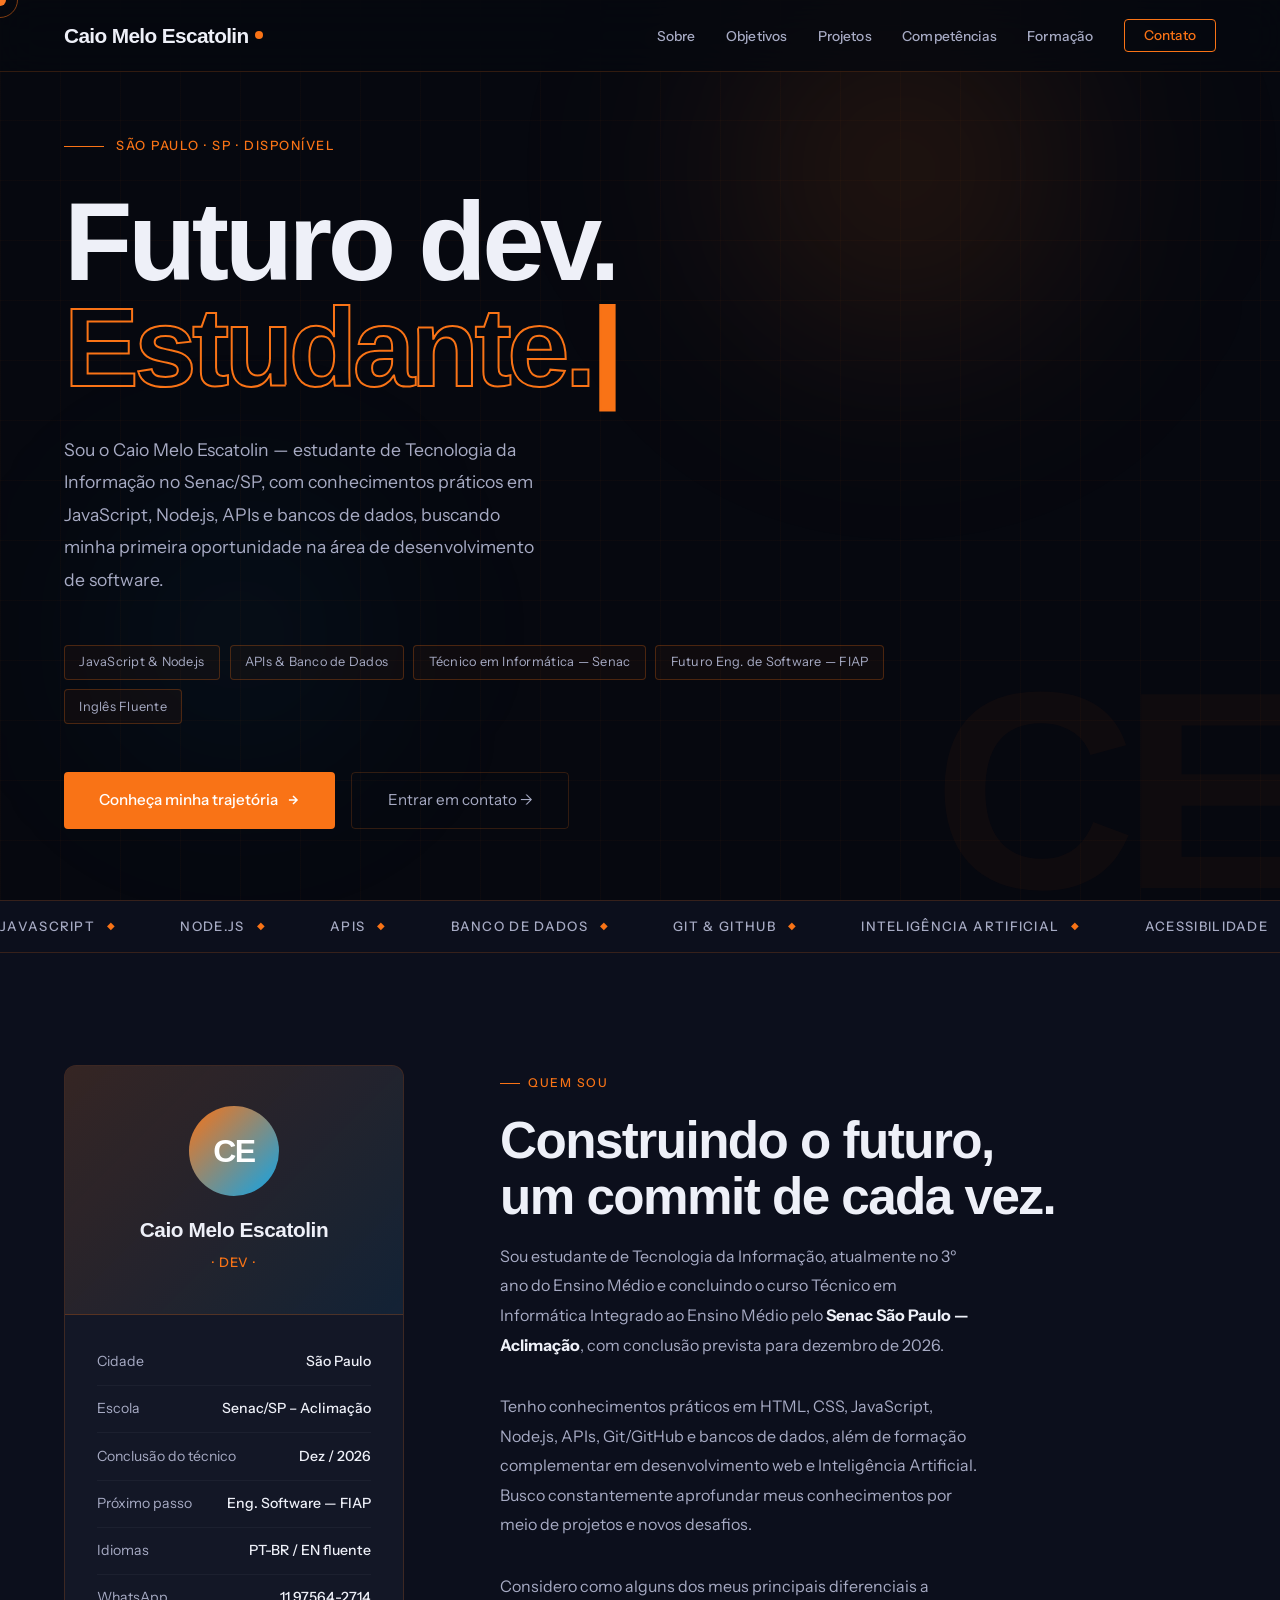
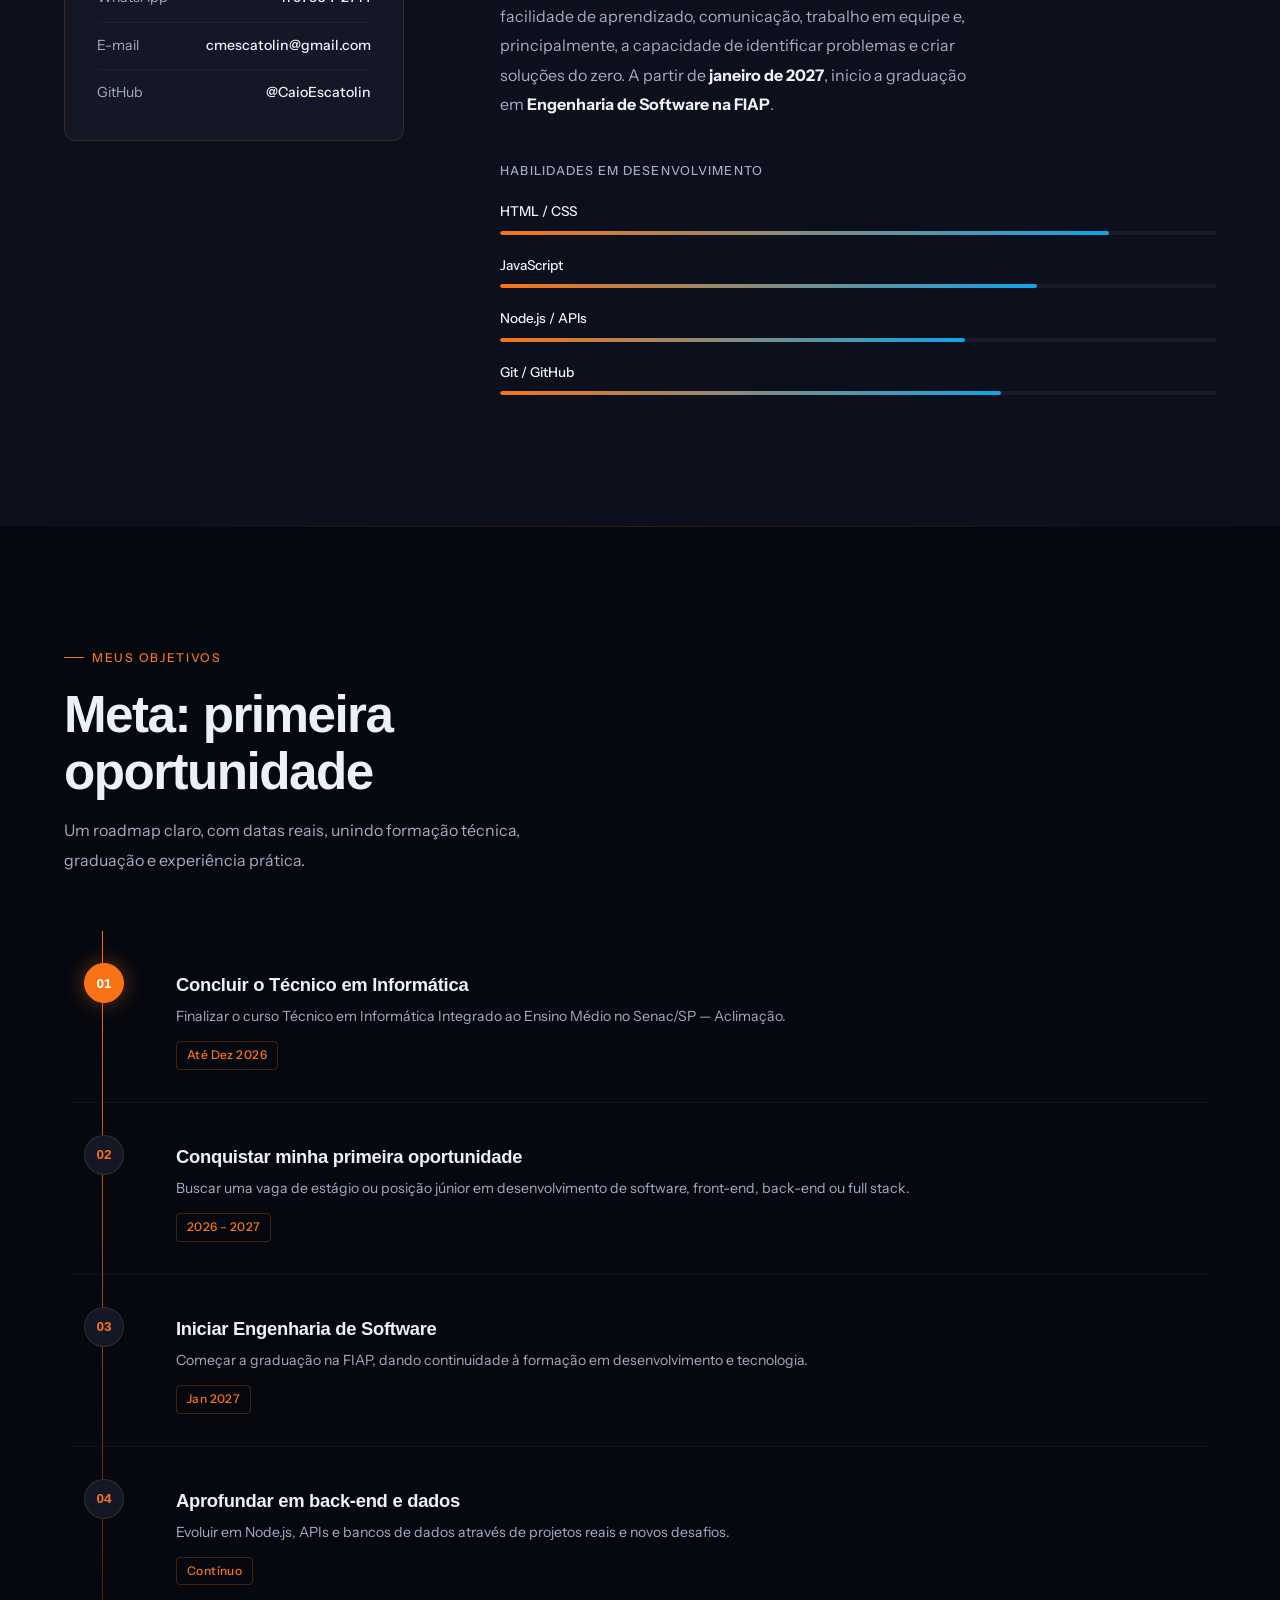
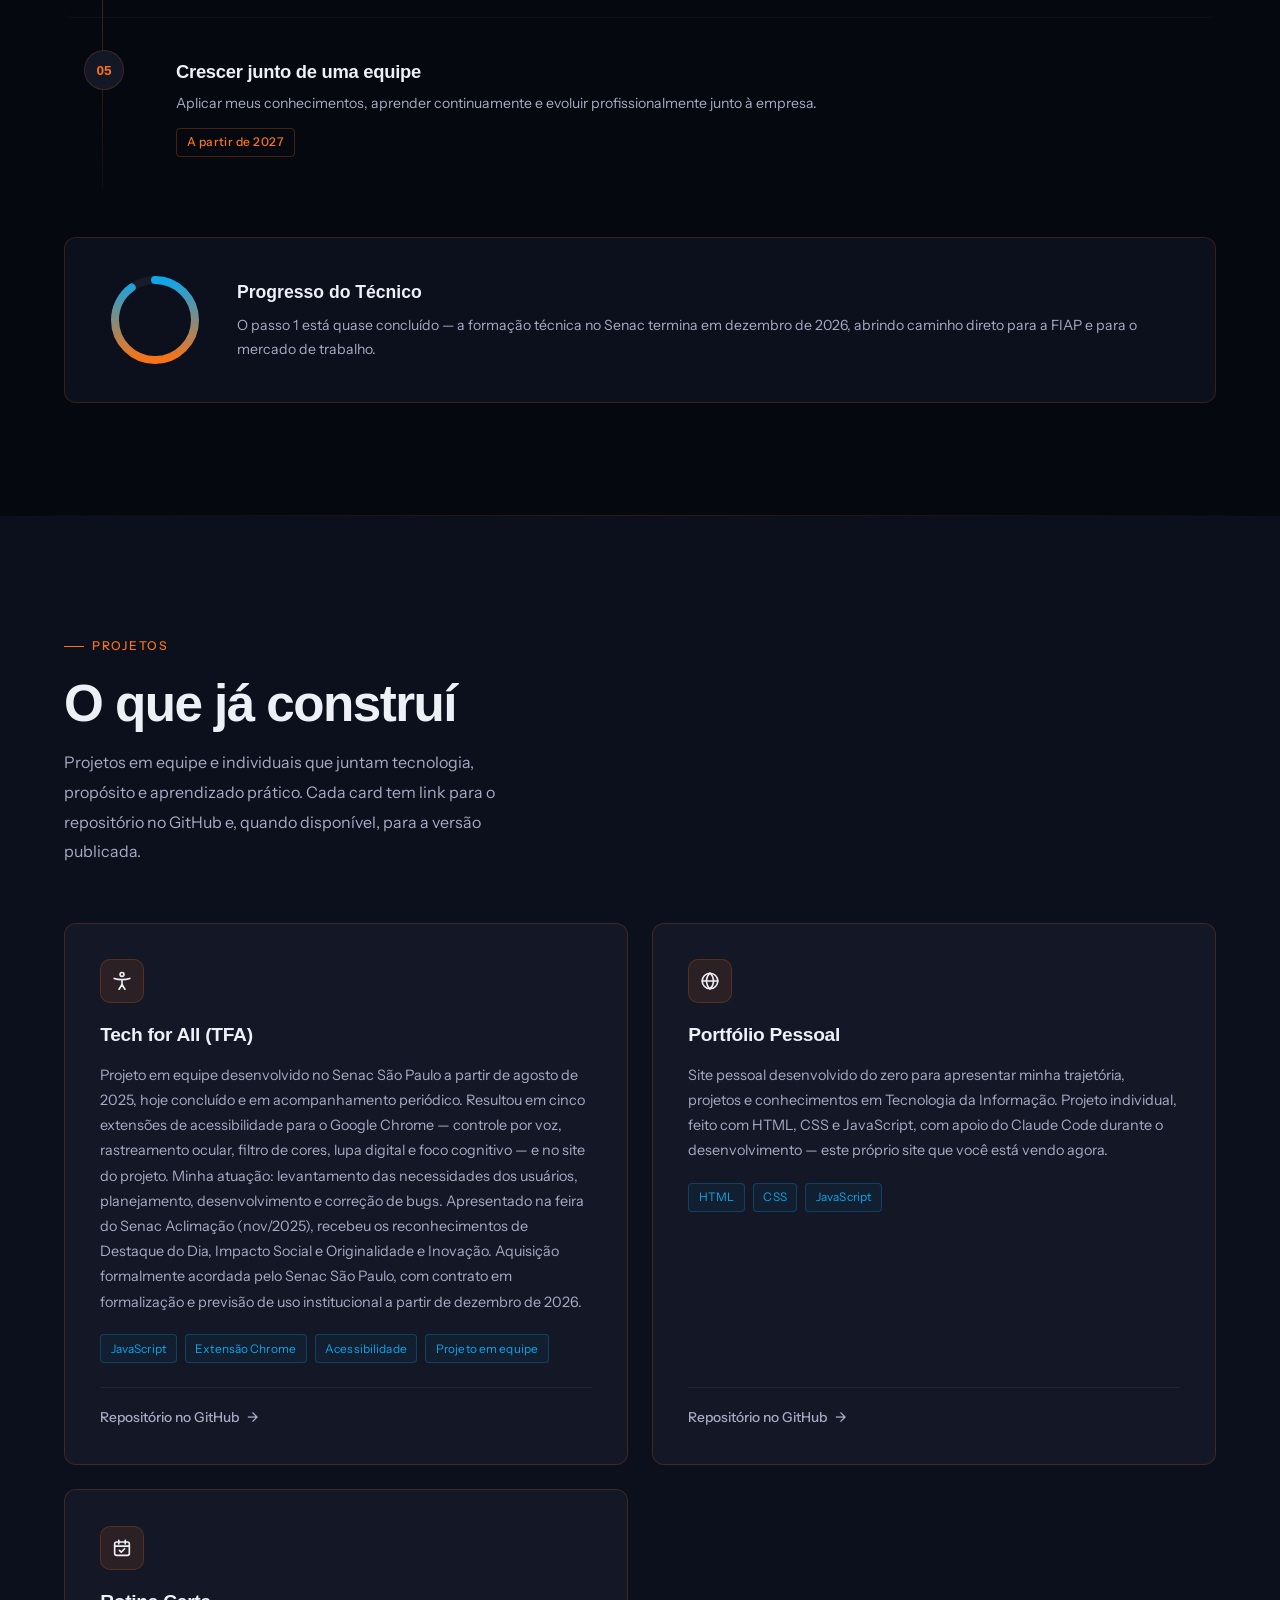
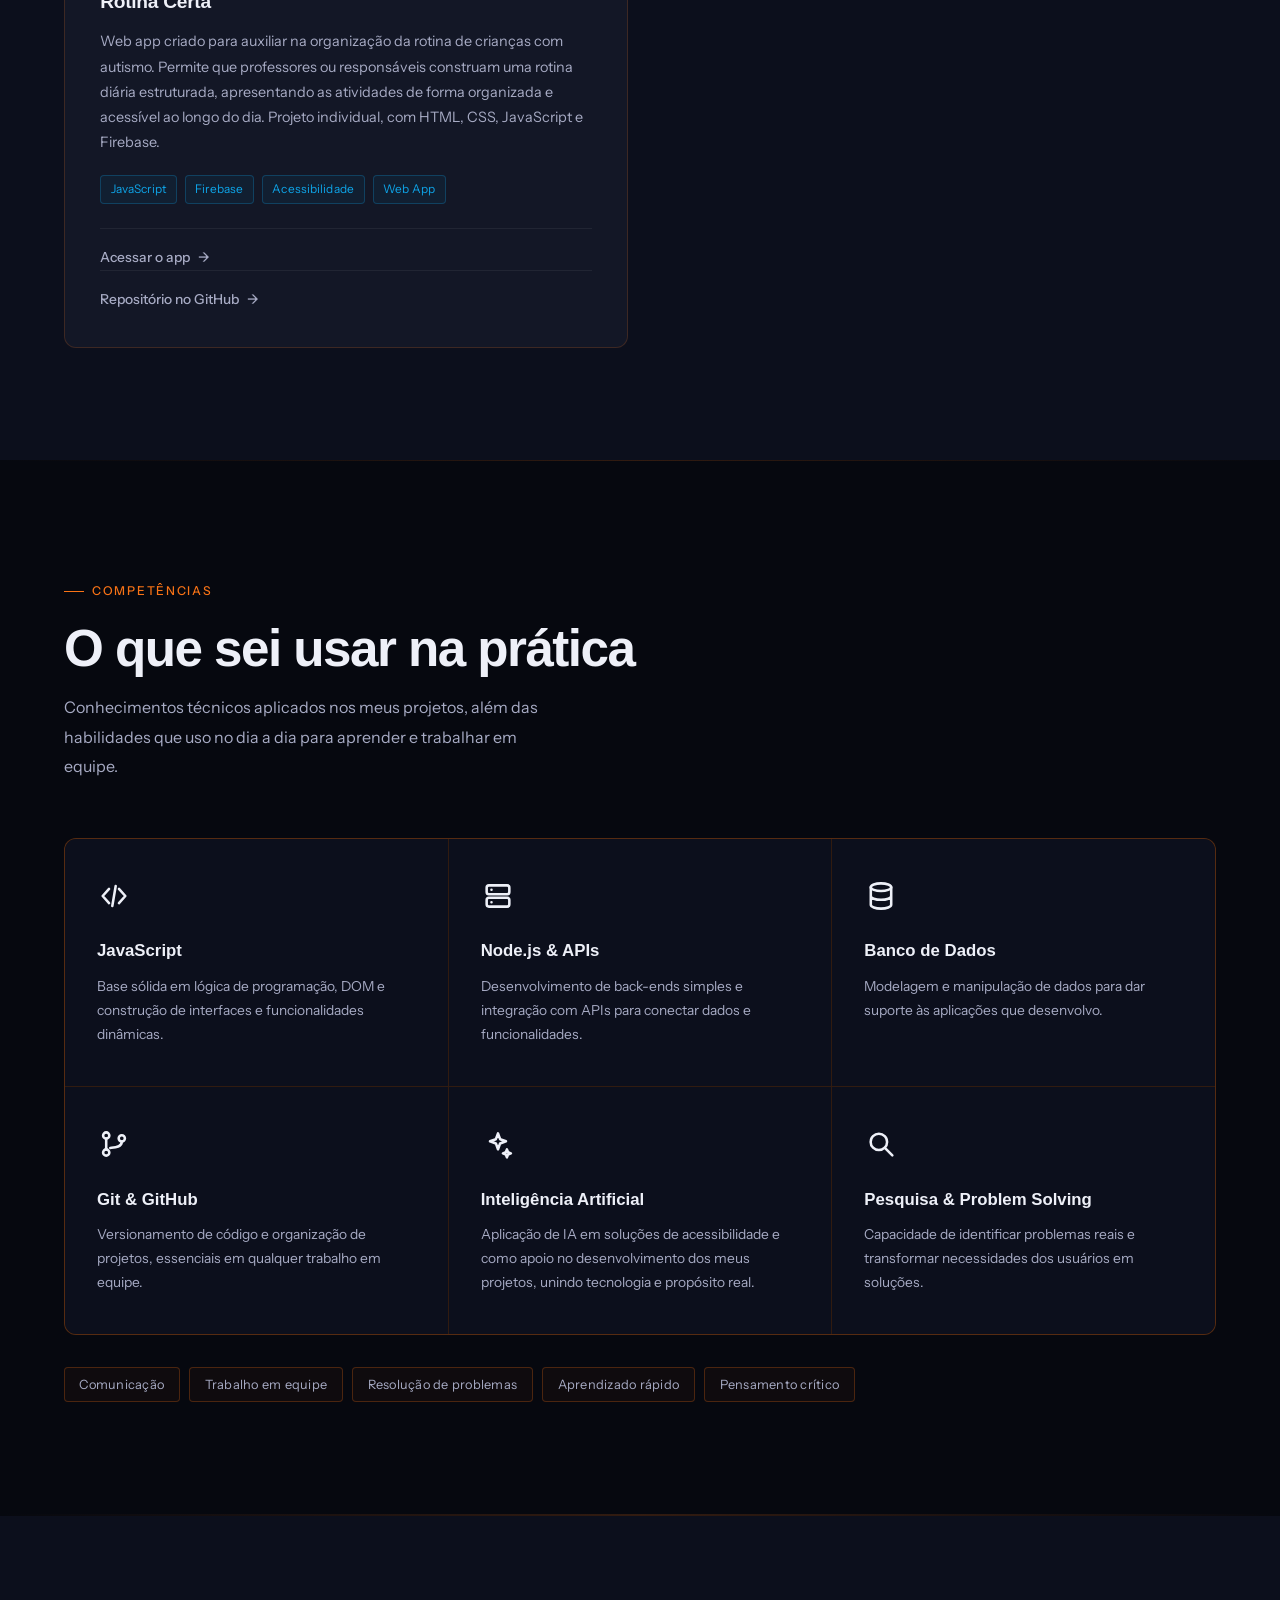
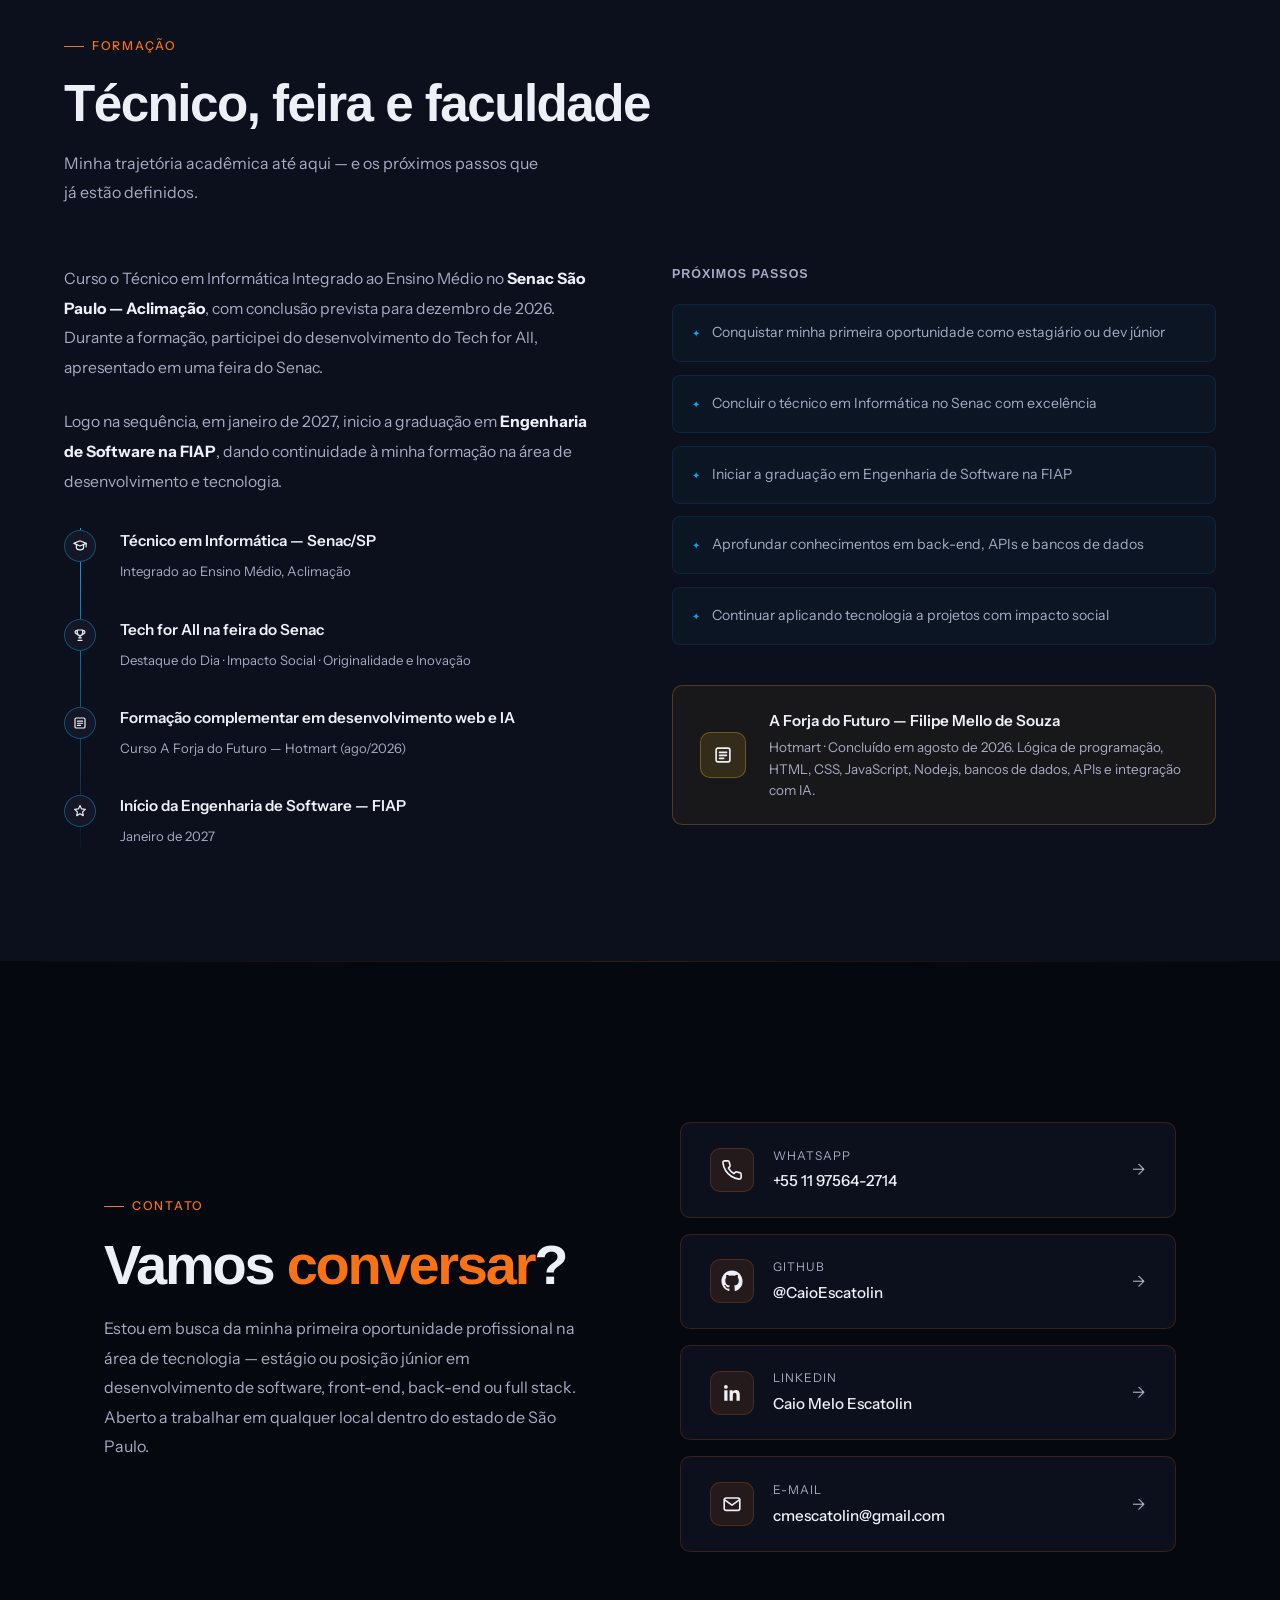
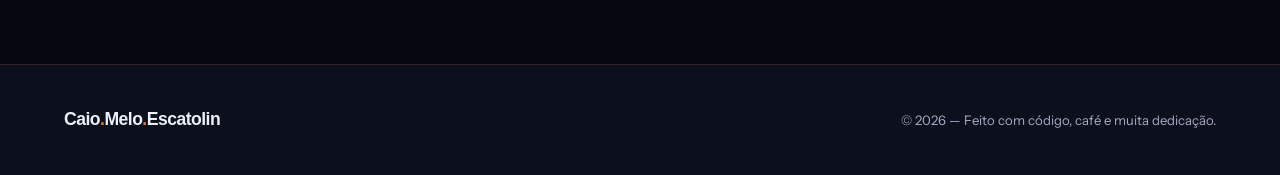
<file: index.html>
<!DOCTYPE html>
<html lang="pt-br">
<head>
<meta charset="UTF-8">
<meta name="viewport" content="width=device-width, initial-scale=1.0">
<title>Caio Melo Escatolin — Desenvolvedor de Software</title>
<link rel="preconnect" href="https://fonts.googleapis.com">
<link rel="preconnect" href="https://fonts.gstatic.com" crossorigin>
<link href="https://fonts.googleapis.com/css2?family=Cabinet+Grotesk:wght@400;500;700;800;900&family=Instrument+Sans:ital,wght@0,400;0,500;1,400&display=swap" rel="stylesheet">
<link rel="stylesheet" href="style.css">
</head>
<body>

<div id="cursor"></div>
<div id="cursor-ring"></div>
<div id="progress-bar"></div>

<!-- NAV -->
<nav>
  <a href="#" class="nav-logo">
    Caio Melo Escatolin
    <span class="dot"></span>
  </a>
  <button class="nav-toggle" id="navToggle" aria-label="Abrir menu" aria-expanded="false">
    <span></span><span></span><span></span>
  </button>
  <ul class="nav-links" id="navLinks">
    <li><a href="#sobre">Sobre</a></li>
    <li><a href="#objetivos">Objetivos</a></li>
    <li><a href="#projetos">Projetos</a></li>
    <li><a href="#competencias">Competências</a></li>
    <li><a href="#formacao">Formação</a></li>
    <li><a href="#contato" class="nav-cta">Contato</a></li>
  </ul>
</nav>

<!-- HERO -->
<section class="hero" id="home">
  <div class="orb orb1"></div>
  <div class="orb orb2"></div>
  <div class="hero-bg-text">CE</div>

  <div class="hero-inner">
    <div class="hero-eyebrow">
      <span class="eyebrow-line"></span>
      São Paulo · SP · Disponível
    </div>

    <h1>
      Futuro dev.<br>
      <em id="typeTarget" class="typewriter"></em>
    </h1>

    <p class="hero-desc">
      Sou o Caio Melo Escatolin — estudante de Tecnologia da Informação no Senac/SP,
      com conhecimentos práticos em JavaScript, Node.js, APIs e bancos de dados,
      buscando minha primeira oportunidade na área de desenvolvimento de software.
    </p>

    <div class="hero-chips">
      <span class="chip">JavaScript & Node.js</span>
      <span class="chip">APIs & Banco de Dados</span>
      <span class="chip">Técnico em Informática — Senac</span>
      <span class="chip">Futuro Eng. de Software — FIAP</span>
      <span class="chip">Inglês Fluente</span>
    </div>

    <div class="hero-actions">
      <a href="#sobre" class="btn-primary">
        Conheça minha trajetória
        <svg width="14" height="14" viewBox="0 0 24 24" fill="none" stroke="currentColor" stroke-width="2.5"><path d="M5 12h14M12 5l7 7-7 7"/></svg>
      </a>
      <a href="#contato" class="btn-ghost">Entrar em contato →</a>
    </div>
  </div>
</section>

<!-- TICKER -->
<div class="ticker-wrap">
  <div class="ticker">
    <span class="ticker-item">JavaScript <span class="ticker-sep">◆</span></span>
    <span class="ticker-item">Node.js <span class="ticker-sep">◆</span></span>
    <span class="ticker-item">APIs <span class="ticker-sep">◆</span></span>
    <span class="ticker-item">Banco de Dados <span class="ticker-sep">◆</span></span>
    <span class="ticker-item">Git & GitHub <span class="ticker-sep">◆</span></span>
    <span class="ticker-item">Inteligência Artificial <span class="ticker-sep">◆</span></span>
    <span class="ticker-item">Acessibilidade <span class="ticker-sep">◆</span></span>
    <span class="ticker-item">Senac / FIAP <span class="ticker-sep">◆</span></span>
    <!-- duplicate for loop -->
    <span class="ticker-item">JavaScript <span class="ticker-sep">◆</span></span>
    <span class="ticker-item">Node.js <span class="ticker-sep">◆</span></span>
    <span class="ticker-item">APIs <span class="ticker-sep">◆</span></span>
    <span class="ticker-item">Banco de Dados <span class="ticker-sep">◆</span></span>
    <span class="ticker-item">Git & GitHub <span class="ticker-sep">◆</span></span>
    <span class="ticker-item">Inteligência Artificial <span class="ticker-sep">◆</span></span>
    <span class="ticker-item">Acessibilidade <span class="ticker-sep">◆</span></span>
    <span class="ticker-item">Senac / FIAP <span class="ticker-sep">◆</span></span>
  </div>
</div>

<!-- SOBRE -->
<section id="sobre">
  <div class="sobre-layout">
    <div class="fade-up">
      <div class="sobre-card">
        <div class="sobre-card-header">
          <div class="avatar-ring">CE</div>
          <div class="sobre-card-name">Caio Melo Escatolin</div>
          <div class="sobre-card-role">· Dev ·</div>
        </div>
        <div class="sobre-card-body">
          <div class="info-row">
            <span class="info-label">Cidade</span>
            <span class="info-val">São Paulo</span>
          </div>
          <div class="info-row">
            <span class="info-label">Escola</span>
            <span class="info-val">Senac/SP – Aclimação</span>
          </div>
          <div class="info-row">
            <span class="info-label">Conclusão do técnico</span>
            <span class="info-val">Dez / 2026</span>
          </div>
          <div class="info-row">
            <span class="info-label">Próximo passo</span>
            <span class="info-val">Eng. Software — FIAP</span>
          </div>
          <div class="info-row">
            <span class="info-label">Idiomas</span>
            <span class="info-val">PT-BR / EN fluente</span>
          </div>
          <div class="info-row">
            <span class="info-label">WhatsApp</span>
            <span class="info-val">11 97564-2714</span>
          </div>
          <div class="info-row">
            <span class="info-label">E-mail</span>
            <span class="info-val">cmescatolin@gmail.com</span>
          </div>
          <div class="info-row">
            <span class="info-label">GitHub</span>
            <span class="info-val">@CaioEscatolin</span>
          </div>
        </div>
      </div>
    </div>

    <div class="fade-up">
      <span class="label">Quem sou</span>
      <h2 class="h2">Construindo o futuro,<br>um commit de cada vez.</h2>
      <p class="sub" style="margin-bottom:2rem">
        Sou estudante de Tecnologia da Informação, atualmente no 3º ano do Ensino Médio
        e concluindo o curso Técnico em Informática Integrado ao Ensino Médio pelo
        <strong style="color:var(--text)">Senac São Paulo — Aclimação</strong>, com conclusão prevista para dezembro de 2026.
      </p>
      <p class="sub" style="margin-bottom:2rem">
        Tenho conhecimentos práticos em HTML, CSS, JavaScript, Node.js, APIs, Git/GitHub
        e bancos de dados, além de formação complementar em desenvolvimento web e
        Inteligência Artificial. Busco constantemente aprofundar meus conhecimentos por meio de
        projetos e novos desafios.
      </p>
      <p class="sub" style="margin-bottom:2.5rem">
        Considero como alguns dos meus principais diferenciais a facilidade de aprendizado,
        comunicação, trabalho em equipe e, principalmente, a capacidade de identificar
        problemas e criar soluções do zero. A partir de <strong style="color:var(--text)">janeiro de 2027</strong>,
        inicio a graduação em <strong style="color:var(--text)">Engenharia de Software na FIAP</strong>.
      </p>

      <div class="skills-block" id="skillsBlock">
        <p style="font-size:0.78rem;color:var(--muted);text-transform:uppercase;letter-spacing:0.1em;margin-bottom:1.2rem;font-weight:500;">Habilidades em desenvolvimento</p>
        <div class="skill-bar-wrap">
          <div class="skill-bar-header"><strong>HTML / CSS</strong></div>
          <div class="skill-track"><div class="skill-fill" data-target="85"></div></div>
        </div>
        <div class="skill-bar-wrap">
          <div class="skill-bar-header"><strong>JavaScript</strong></div>
          <div class="skill-track"><div class="skill-fill" data-target="75"></div></div>
        </div>
        <div class="skill-bar-wrap">
          <div class="skill-bar-header"><strong>Node.js / APIs</strong></div>
          <div class="skill-track"><div class="skill-fill" data-target="65"></div></div>
        </div>
        <div class="skill-bar-wrap">
          <div class="skill-bar-header"><strong>Git / GitHub</strong></div>
          <div class="skill-track"><div class="skill-fill" data-target="70"></div></div>
        </div>
      </div>
    </div>
  </div>
</section>

<div class="divider"></div>

<!-- OBJETIVOS -->
<section>
  <div id="objetivos">
    <div class="fade-up" style="max-width:600px">
      <span class="label">Meus objetivos</span>
      <h2 class="h2">Meta: primeira oportunidade</h2>
      <p class="sub">Um roadmap claro, com datas reais, unindo formação técnica, graduação e experiência prática.</p>
    </div>

    <div class="roadmap fade-up">
      <div class="rm-item active">
        <div class="rm-num-wrap"><div class="rm-num">01</div></div>
        <div class="rm-body">
          <h3>Concluir o Técnico em Informática</h3>
          <p>Finalizar o curso Técnico em Informática Integrado ao Ensino Médio no Senac/SP — Aclimação.</p>
          <span class="rm-date">Até Dez 2026</span>
        </div>
      </div>
      <div class="rm-item">
        <div class="rm-num-wrap"><div class="rm-num">02</div></div>
        <div class="rm-body">
          <h3>Conquistar minha primeira oportunidade</h3>
          <p>Buscar uma vaga de estágio ou posição júnior em desenvolvimento de software, front-end, back-end ou full stack.</p>
          <span class="rm-date">2026 – 2027</span>
        </div>
      </div>
      <div class="rm-item">
        <div class="rm-num-wrap"><div class="rm-num">03</div></div>
        <div class="rm-body">
          <h3>Iniciar Engenharia de Software</h3>
          <p>Começar a graduação na FIAP, dando continuidade à formação em desenvolvimento e tecnologia.</p>
          <span class="rm-date">Jan 2027</span>
        </div>
      </div>
      <div class="rm-item">
        <div class="rm-num-wrap"><div class="rm-num">04</div></div>
        <div class="rm-body">
          <h3>Aprofundar em back-end e dados</h3>
          <p>Evoluir em Node.js, APIs e bancos de dados através de projetos reais e novos desafios.</p>
          <span class="rm-date">Contínuo</span>
        </div>
      </div>
      <div class="rm-item">
        <div class="rm-num-wrap"><div class="rm-num">05</div></div>
        <div class="rm-body">
          <h3>Crescer junto de uma equipe</h3>
          <p>Aplicar meus conhecimentos, aprender continuamente e evoluir profissionalmente junto à empresa.</p>
          <span class="rm-date">A partir de 2027</span>
        </div>
      </div>
    </div>

    <div class="progress-ring-wrap fade-up" id="ringWrap">
      <svg class="ring-svg" width="100" height="100" viewBox="0 0 100 100">
        <defs>
          <linearGradient id="ringGrad" x1="0%" y1="0%" x2="100%" y2="0%">
            <stop offset="0%" stop-color="#f97316"/>
            <stop offset="100%" stop-color="#0ea5e9"/>
          </linearGradient>
        </defs>
        <circle class="ring-track" cx="50" cy="50" r="40"/>
        <circle class="ring-prog" id="ringCircle" cx="50" cy="50" r="40"/>

      </svg>
      <div class="ring-desc">
        <h4>Progresso do Técnico</h4>
        <p>O passo 1 está quase concluído — a formação técnica no Senac termina em dezembro de 2026, abrindo caminho direto para a FIAP e para o mercado de trabalho.</p>
      </div>
    </div>
  </div>
</section>

<div class="divider"></div>

<!-- PROJETOS -->
<section id="projetos">
  <div class="projetos-inner">
    <div class="fade-up">
      <span class="label">Projetos</span>
      <h2 class="h2">O que já construí</h2>
      <p class="sub">Projetos em equipe e individuais que juntam tecnologia, propósito e aprendizado prático. Cada card tem link para o repositório no GitHub e, quando disponível, para a versão publicada.</p>
    </div>

    <div class="projetos-grid fade-up">
      <div class="pcard">
        <div class="pcard-top">
          <div class="pcard-icon"><svg viewBox="0 0 24 24" fill="none" stroke="currentColor" stroke-width="1.8" stroke-linecap="round" stroke-linejoin="round" aria-hidden="true"><circle cx="12" cy="4.8" r="2.1"/><path d="M3.5 9.2c2.8.9 5.6 1.3 8.5 1.3s5.7-.4 8.5-1.3M12 10.5v5.3m0 0l-3.2 5.2m3.2-5.2l3.2 5.2"/></svg></div>
        </div>
        <h3>Tech for All (TFA)</h3>
        <p>Projeto em equipe desenvolvido no Senac São Paulo a partir de agosto de 2025, hoje concluído e em acompanhamento periódico. Resultou em cinco extensões de acessibilidade para o Google Chrome — controle por voz, rastreamento ocular, filtro de cores, lupa digital e foco cognitivo — e no site do projeto. Minha atuação: levantamento das necessidades dos usuários, planejamento, desenvolvimento e correção de bugs. Apresentado na feira do Senac Aclimação (nov/2025), recebeu os reconhecimentos de Destaque do Dia, Impacto Social e Originalidade e Inovação. Aquisição formalmente acordada pelo Senac São Paulo, com contrato em formalização e previsão de uso institucional a partir de dezembro de 2026.</p>
        <div class="pcard-tags">
          <span class="ptag">JavaScript</span>
          <span class="ptag">Extensão Chrome</span>
          <span class="ptag">Acessibilidade</span>
          <span class="ptag">Projeto em equipe</span>
        </div>
        <a href="https://github.com/CaioEscatolin/TFA-site" target="_blank" class="pcard-link">Repositório no GitHub <span class="arrow">→</span></a>
      </div>

      <div class="pcard">
        <div class="pcard-top">
          <div class="pcard-icon"><svg viewBox="0 0 24 24" fill="none" stroke="currentColor" stroke-width="1.8" stroke-linecap="round" stroke-linejoin="round" aria-hidden="true"><circle cx="12" cy="12" r="8.5"/><path d="M3.5 12h17M12 3.5c2.5 2.3 3.8 5.2 3.8 8.5s-1.3 6.2-3.8 8.5c-2.5-2.3-3.8-5.2-3.8-8.5s1.3-6.2 3.8-8.5z"/></svg></div>
        </div>
        <h3>Portfólio Pessoal</h3>
        <p>Site pessoal desenvolvido do zero para apresentar minha trajetória, projetos e conhecimentos em Tecnologia da Informação. Projeto individual, feito com HTML, CSS e JavaScript, com apoio do Claude Code durante o desenvolvimento — este próprio site que você está vendo agora.</p>
        <div class="pcard-tags">
          <span class="ptag">HTML</span>
          <span class="ptag">CSS</span>
          <span class="ptag">JavaScript</span>
        </div>
        <a href="https://github.com/CaioEscatolin/Portif-lio-Dev" target="_blank" class="pcard-link">Repositório no GitHub <span class="arrow">→</span></a>
      </div>

      <div class="pcard">
        <div class="pcard-top">
          <div class="pcard-icon"><svg viewBox="0 0 24 24" fill="none" stroke="currentColor" stroke-width="1.8" stroke-linecap="round" stroke-linejoin="round" aria-hidden="true"><rect x="4" y="5.5" width="16" height="14.5" rx="2"/><path d="M4 10h16M8.5 3.5v4M15.5 3.5v4M9.2 14.6l2 2 3.6-3.8"/></svg></div>
        </div>
        <h3>Rotina Certa</h3>
        <p>Web app criado para auxiliar na organização da rotina de crianças com autismo. Permite que professores ou responsáveis construam uma rotina diária estruturada, apresentando as atividades de forma organizada e acessível ao longo do dia. Projeto individual, com HTML, CSS, JavaScript e Firebase.</p>
        <div class="pcard-tags">
          <span class="ptag">JavaScript</span>
          <span class="ptag">Firebase</span>
          <span class="ptag">Acessibilidade</span>
          <span class="ptag">Web App</span>
        </div>
        <a href="https://caioescatolin.github.io/Rotina-certa-app/" target="_blank" class="pcard-link">Acessar o app <span class="arrow">→</span></a>
        <a href="https://github.com/CaioEscatolin/Rotina-certa-app" target="_blank" class="pcard-link">Repositório no GitHub <span class="arrow">→</span></a>
      </div>
    </div>
  </div>
</section>

<div class="divider"></div>

<!-- COMPETÊNCIAS -->
<section id="competencias">
  <div class="competencias-inner">
    <div class="fade-up">
      <span class="label">Competências</span>
      <h2 class="h2">O que sei usar na prática</h2>
      <p class="sub">Conhecimentos técnicos aplicados nos meus projetos, além das habilidades que uso no dia a dia para aprender e trabalhar em equipe.</p>
    </div>

    <div class="comp-grid fade-up">
      <div class="hcard">
        <span class="hcard-icon"><svg viewBox="0 0 24 24" fill="none" stroke="currentColor" stroke-width="1.8" stroke-linecap="round" stroke-linejoin="round" aria-hidden="true"><path d="M8.5 7L4 12l4.5 5M15.5 7L20 12l-4.5 5M13.2 5l-2.4 14"/></svg></span>
        <h3>JavaScript</h3>
        <p>Base sólida em lógica de programação, DOM e construção de interfaces e funcionalidades dinâmicas.</p>
      </div>
      <div class="hcard">
        <span class="hcard-icon"><svg viewBox="0 0 24 24" fill="none" stroke="currentColor" stroke-width="1.8" stroke-linecap="round" stroke-linejoin="round" aria-hidden="true"><rect x="4" y="4.5" width="16" height="6.2" rx="1.6"/><rect x="4" y="13.3" width="16" height="6.2" rx="1.6"/><path d="M7.4 7.6h.01M7.4 16.4h.01"/></svg></span>
        <h3>Node.js & APIs</h3>
        <p>Desenvolvimento de back-ends simples e integração com APIs para conectar dados e funcionalidades.</p>
      </div>
      <div class="hcard">
        <span class="hcard-icon"><svg viewBox="0 0 24 24" fill="none" stroke="currentColor" stroke-width="1.8" stroke-linecap="round" stroke-linejoin="round" aria-hidden="true"><ellipse cx="12" cy="5.8" rx="7.2" ry="2.7"/><path d="M4.8 5.8v12.4c0 1.5 3.2 2.7 7.2 2.7s7.2-1.2 7.2-2.7V5.8M4.8 12c0 1.5 3.2 2.7 7.2 2.7s7.2-1.2 7.2-2.7"/></svg></span>
        <h3>Banco de Dados</h3>
        <p>Modelagem e manipulação de dados para dar suporte às aplicações que desenvolvo.</p>
      </div>
      <div class="hcard">
        <span class="hcard-icon"><svg viewBox="0 0 24 24" fill="none" stroke="currentColor" stroke-width="1.8" stroke-linecap="round" stroke-linejoin="round" aria-hidden="true"><circle cx="6.5" cy="6" r="2.2"/><circle cx="6.5" cy="18" r="2.2"/><circle cx="17.5" cy="8" r="2.2"/><path d="M6.5 8.2v7.6M17.5 10.2c0 4.3-5.5 4.3-8.2 4.6"/></svg></span>
        <h3>Git & GitHub</h3>
        <p>Versionamento de código e organização de projetos, essenciais em qualquer trabalho em equipe.</p>
      </div>
      <div class="hcard">
        <span class="hcard-icon"><svg viewBox="0 0 24 24" fill="none" stroke="currentColor" stroke-width="1.8" stroke-linecap="round" stroke-linejoin="round" aria-hidden="true"><path d="M12 4.5l1.5 4.1 4.1 1.5-4.1 1.5L12 15.7l-1.5-4.1-4.1-1.5 4.1-1.5z"/><path d="M18.3 15.8l.8 2 2 .8-2 .8-.8 2-.8-2-2-.8 2-.8z"/></svg></span>
        <h3>Inteligência Artificial</h3>
        <p>Aplicação de IA em soluções de acessibilidade e como apoio no desenvolvimento dos meus projetos, unindo tecnologia e propósito real.</p>
      </div>
      <div class="hcard">
        <span class="hcard-icon"><svg viewBox="0 0 24 24" fill="none" stroke="currentColor" stroke-width="1.8" stroke-linecap="round" stroke-linejoin="round" aria-hidden="true"><circle cx="10.5" cy="10.5" r="5.8"/><path d="M14.9 14.9L20 20"/></svg></span>
        <h3>Pesquisa & Problem Solving</h3>
        <p>Capacidade de identificar problemas reais e transformar necessidades dos usuários em soluções.</p>
      </div>
    </div>

    <div class="comp-soft fade-up">
      <span class="chip">Comunicação</span>
      <span class="chip">Trabalho em equipe</span>
      <span class="chip">Resolução de problemas</span>
      <span class="chip">Aprendizado rápido</span>
      <span class="chip">Pensamento crítico</span>
    </div>
  </div>
</section>

<div class="divider"></div>

<div class="divider"></div>

<!-- FORMAÇÃO -->
<section id="formacao">
  <div class="fe-inner">
    <div class="fade-up">
      <span class="label">Formação</span>
      <h2 class="h2">Técnico, feira e faculdade</h2>
      <p class="sub">Minha trajetória acadêmica até aqui — e os próximos passos que já estão definidos.</p>
    </div>

    <div class="fe-grid">
      <div class="fade-up">
        <p style="color:var(--muted);font-size:0.98rem;line-height:1.9;margin-bottom:1.5rem">
          Curso o Técnico em Informática Integrado ao Ensino Médio no <strong style="color:var(--text)">Senac São Paulo — Aclimação</strong>,
          com conclusão prevista para dezembro de 2026. Durante a formação, participei do
          desenvolvimento do Tech for All, apresentado em uma feira do Senac.
        </p>
        <p style="color:var(--muted);font-size:0.98rem;line-height:1.9;margin-bottom:2rem">
          Logo na sequência, em janeiro de 2027, inicio a graduação em
          <strong style="color:var(--text)">Engenharia de Software na FIAP</strong>, dando continuidade
          à minha formação na área de desenvolvimento e tecnologia.
        </p>

        <div class="fe-timeline">
          <div class="fe-event">
            <div class="fe-dot"><svg viewBox="0 0 24 24" fill="none" stroke="currentColor" stroke-width="1.8" stroke-linecap="round" stroke-linejoin="round" aria-hidden="true"><path d="M12 4.2l9.2 3.9-9.2 3.9-9.2-3.9z"/><path d="M6.6 10.4v4.4c0 1.6 2.4 2.9 5.4 2.9s5.4-1.3 5.4-2.9v-4.4M21.2 8.1v5.2"/></svg></div>
            <div class="fe-event-body">
              <strong>Técnico em Informática — Senac/SP</strong>
              <span>Integrado ao Ensino Médio, Aclimação</span>
            </div>
          </div>
          <div class="fe-event">
            <div class="fe-dot"><svg viewBox="0 0 24 24" fill="none" stroke="currentColor" stroke-width="1.8" stroke-linecap="round" stroke-linejoin="round" aria-hidden="true"><path d="M8 4.5h8V9a4 4 0 0 1-8 0z"/><path d="M8 5.5H5.6a2.6 2.6 0 0 0 2.7 4.4M16 5.5h2.4a2.6 2.6 0 0 1-2.7 4.4M12 13v3.3M9 20h6M10 16.3h4"/></svg></div>
            <div class="fe-event-body">
              <strong>Tech for All na feira do Senac</strong>
              <span>Destaque do Dia · Impacto Social · Originalidade e Inovação</span>
            </div>
          </div>
          <div class="fe-event">
            <div class="fe-dot"><svg viewBox="0 0 24 24" fill="none" stroke="currentColor" stroke-width="1.8" stroke-linecap="round" stroke-linejoin="round" aria-hidden="true"><rect x="4.5" y="4.5" width="15" height="15" rx="2"/><path d="M8.2 9.2h7.6M8.2 12.4h7.6M8.2 15.6h4.6"/></svg></div>
            <div class="fe-event-body">
              <strong>Formação complementar em desenvolvimento web e IA</strong>
              <span>Curso A Forja do Futuro — Hotmart (ago/2026)</span>
            </div>
          </div>
          <div class="fe-event">
            <div class="fe-dot"><svg viewBox="0 0 24 24" fill="none" stroke="currentColor" stroke-width="1.8" stroke-linecap="round" stroke-linejoin="round" aria-hidden="true"><path d="M12 3.8l2.4 5.1 5.6.7-4.1 3.8 1 5.5-4.9-2.7-4.9 2.7 1-5.5-4.1-3.8 5.6-.7z"/></svg></div>
            <div class="fe-event-body">
              <strong>Início da Engenharia de Software — FIAP</strong>
              <span>Janeiro de 2027</span>
            </div>
          </div>
        </div>
      </div>

      <div class="fade-up">
        <p class="fe-aspira-title">Próximos passos</p>
        <div class="aspira-item">Conquistar minha primeira oportunidade como estagiário ou dev júnior</div>
        <div class="aspira-item">Concluir o técnico em Informática no Senac com excelência</div>
        <div class="aspira-item">Iniciar a graduação em Engenharia de Software na FIAP</div>
        <div class="aspira-item">Aprofundar conhecimentos em back-end, APIs e bancos de dados</div>
        <div class="aspira-item">Continuar aplicando tecnologia a projetos com impacto social</div>

        <div class="cert-card">
          <div class="cert-icon"><svg viewBox="0 0 24 24" fill="none" stroke="currentColor" stroke-width="1.8" stroke-linecap="round" stroke-linejoin="round" aria-hidden="true"><rect x="4.5" y="4.5" width="15" height="15" rx="2"/><path d="M8.2 9.2h7.6M8.2 12.4h7.6M8.2 15.6h4.6"/></svg></div>
          <div>
            <strong>A Forja do Futuro — Filipe Mello de Souza</strong>
            <p>Hotmart · Concluído em agosto de 2026. Lógica de programação, HTML, CSS, JavaScript, Node.js, bancos de dados, APIs e integração com IA.</p>
          </div>
        </div>
      </div>
    </div>
  </div>
</section>

<div class="divider"></div>

<!-- CONTATO -->
<section id="contato">
  <div>
    <div class="contato-wrap fade-up">
      <div class="contato-left">
        <span class="label">Contato</span>
        <h2>Vamos <span>conversar</span>?</h2>
        <p>Estou em busca da minha primeira oportunidade profissional na área de tecnologia — estágio ou posição júnior em desenvolvimento de software, front-end, back-end ou full stack. Aberto a trabalhar em qualquer local dentro do estado de São Paulo.</p>
      </div>
      <div class="contato-cards">
        <a href="tel:+5511975642714" class="ctcard">
          <div class="ct-icon"><svg viewBox="0 0 24 24" fill="none" stroke="currentColor" stroke-width="1.8" stroke-linecap="round" stroke-linejoin="round" aria-hidden="true"><path d="M22 16.92v3a2 2 0 0 1-2.18 2 19.79 19.79 0 0 1-8.63-3.07 19.5 19.5 0 0 1-6-6A19.79 19.79 0 0 1 2.12 4.18 2 2 0 0 1 4.11 2h3a2 2 0 0 1 2 1.72c.13.96.36 1.9.7 2.81a2 2 0 0 1-.45 2.11L8.09 9.91a16 16 0 0 0 6 6l1.27-1.27a2 2 0 0 1 2.11-.45c.91.34 1.85.57 2.81.7A2 2 0 0 1 22 16.92z"/></svg></div>
          <div>
            <div class="ct-label">WhatsApp</div>
            <div class="ct-value">+55 11 97564-2714</div>
          </div>
          <span class="ct-arrow">→</span>
        </a>
        <a href="https://github.com/CaioEscatolin" target="_blank" class="ctcard">
          <div class="ct-icon"><svg viewBox="0 0 24 24" fill="currentColor" aria-hidden="true"><path d="M12 .5C5.65.5.5 5.65.5 12c0 5.08 3.29 9.39 7.86 10.91.58.11.79-.25.79-.56v-2.17c-3.2.7-3.87-1.37-3.87-1.37-.52-1.33-1.28-1.68-1.28-1.68-1.04-.71.08-.7.08-.7 1.15.08 1.76 1.19 1.76 1.19 1.03 1.75 2.69 1.25 3.34.95.1-.74.4-1.25.72-1.54-2.55-.29-5.24-1.28-5.24-5.69 0-1.26.45-2.28 1.19-3.09-.12-.29-.52-1.46.11-3.05 0 0 .97-.31 3.18 1.18a11 11 0 0 1 5.79 0c2.2-1.49 3.17-1.18 3.17-1.18.63 1.59.23 2.76.11 3.05.74.81 1.19 1.83 1.19 3.09 0 4.42-2.7 5.39-5.26 5.68.41.35.77 1.05.77 2.12v3.14c0 .31.21.68.8.56A10.52 10.52 0 0 0 23.5 12C23.5 5.65 18.35.5 12 .5z"/></svg></div>
          <div>
            <div class="ct-label">GitHub</div>
            <div class="ct-value">@CaioEscatolin</div>
          </div>
          <span class="ct-arrow">→</span>
        </a>
        <a href="https://www.linkedin.com/in/caio-escatolin-software-developer" target="_blank" class="ctcard">
          <div class="ct-icon"><svg viewBox="0 0 24 24" fill="currentColor" aria-hidden="true"><path d="M20.45 20.45h-3.55v-5.57c0-1.33-.03-3.04-1.85-3.04-1.85 0-2.14 1.45-2.14 2.94v5.67H9.36V9h3.41v1.56h.05c.48-.9 1.64-1.85 3.37-1.85 3.6 0 4.27 2.37 4.27 5.46v6.28zM5.34 7.43a2.06 2.06 0 1 1 0-4.12 2.06 2.06 0 0 1 0 4.12zM7.12 20.45H3.55V9h3.57v11.45z"/></svg></div>
          <div>
            <div class="ct-label">LinkedIn</div>
            <div class="ct-value">Caio Melo Escatolin</div>
          </div>
          <span class="ct-arrow">→</span>
        </a>
        <a href="mailto:cmescatolin@gmail.com" class="ctcard">
          <div class="ct-icon"><svg viewBox="0 0 24 24" fill="none" stroke="currentColor" stroke-width="1.8" stroke-linecap="round" stroke-linejoin="round" aria-hidden="true"><rect x="3.5" y="5.5" width="17" height="13.5" rx="2"/><path d="M4 7.5l8 5.8 8-5.8"/></svg></div>
          <div>
            <div class="ct-label">E-mail</div>
            <div class="ct-value">cmescatolin@gmail.com</div>
          </div>
          <span class="ct-arrow">→</span>
        </a>
      </div>
    </div>
  </div>
</section>

<!-- FOOTER -->
<footer>
  <div class="footer-logo">Caio<span>.</span>Melo<span>.</span>Escatolin</div>
  <div class="footer-copy">© 2026 — Feito com código, café e muita dedicação.</div>
</footer>

<script src="script.js"></script>
</body>
</html>
</file>
<file: style.css>
:root {
  --bg:      #06080f;
  --bg2:     #0c0f1c;
  --bg3:     #131726;
  --accent:  #f97316;
  --accent2: #fb923c;
  --accent3: #0ea5e9;
  --gold:    #fbbf24;
  --text:    #eef0f8;
  --muted:   #a7abc4;
  --border:  rgba(249,115,22,0.18);
  --glow:    rgba(249,115,22,0.12);
}

*, *::before, *::after { box-sizing: border-box; margin: 0; padding: 0; }
html { scroll-behavior: smooth; }

body {
  background: var(--bg);
  color: var(--text);
  font-family: 'Instrument Sans', sans-serif;
  font-size: 16px;
  line-height: 1.7;
  overflow-x: hidden;
  cursor: none;
}

/* ── CUSTOM CURSOR ── */
#cursor {
  position: fixed;
  width: 12px; height: 12px;
  background: var(--accent);
  border-radius: 50%;
  pointer-events: none;
  z-index: 9999;
  transform: translate(-50%,-50%);
  transition: width .2s, height .2s, background .2s;
  mix-blend-mode: screen;
}
#cursor-ring {
  position: fixed;
  width: 36px; height: 36px;
  border: 1.5px solid rgba(249,115,22,0.5);
  border-radius: 50%;
  pointer-events: none;
  z-index: 9998;
  transform: translate(-50%,-50%);
  transition: transform .12s ease, width .25s, height .25s, border-color .25s;
}
body:has(a:hover) #cursor { width: 18px; height: 18px; background: var(--gold); }
body:has(a:hover) #cursor-ring { width: 52px; height: 52px; border-color: var(--gold); }

/* ── GRID BG ── */
body::after {
  content: '';
  position: fixed;
  inset: 0;
  background-image:
    linear-gradient(rgba(249,115,22,0.03) 1px, transparent 1px),
    linear-gradient(90deg, rgba(249,115,22,0.03) 1px, transparent 1px);
  background-size: 60px 60px;
  pointer-events: none;
  z-index: 0;
}

/* ── NAV ── */
nav {
  position: fixed;
  top: 0; left: 0; right: 0;
  z-index: 100;
  display: flex;
  align-items: center;
  justify-content: space-between;
  padding: 1.1rem 4rem;
  background: rgba(6,8,15,0.75);
  backdrop-filter: blur(20px);
  border-bottom: 1px solid var(--border);
}

.nav-logo {
  font-family: 'Cabinet Grotesk', sans-serif;
  font-weight: 900;
  font-size: 1.3rem;
  letter-spacing: -0.03em;
  color: var(--text);
  text-decoration: none;
  display: flex;
  align-items: center;
  gap: 6px;
}
.nav-logo .dot {
  width: 8px; height: 8px;
  background: var(--accent);
  border-radius: 50%;
  animation: blink 2.5s infinite;
}
@keyframes blink { 0%,100%{opacity:1} 50%{opacity:0.3} }

.nav-links { display: flex; gap: 1.9rem; list-style: none; }
.nav-links a {
  color: var(--muted);
  text-decoration: none;
  font-size: 0.86rem;
  font-weight: 500;
  letter-spacing: 0.01em;
  transition: color 0.2s;
  position: relative;
  white-space: nowrap;
}
.nav-links a::after {
  content: '';
  position: absolute;
  bottom: -3px; left: 0; right: 0;
  height: 1px;
  background: var(--accent);
  transform: scaleX(0);
  transition: transform 0.2s;
}
.nav-links a:hover { color: var(--text); }
.nav-links a:hover::after { transform: scaleX(1); }

.nav-cta {
  background: transparent !important;
  color: var(--accent) !important;
  border: 1px solid var(--accent) !important;
  padding: 0.45rem 1.2rem;
  border-radius: 4px;
  font-weight: 500 !important;
  font-size: 0.85rem !important;
  transition: background 0.2s, color 0.2s !important;
}
.nav-cta:hover {
  background: var(--accent) !important;
  color: #fff !important;
}
.nav-cta::after { display: none !important; }

/* ── HERO ── */
.hero {
  position: relative;
  min-height: 100vh;
  display: flex;
  flex-direction: column;
  justify-content: center;
  padding: 8rem 4rem 4rem;
  overflow: hidden;
}

.hero-bg-text {
  position: absolute;
  bottom: -2rem;
  right: -1rem;
  font-family: 'Cabinet Grotesk', sans-serif;
  font-weight: 900;
  font-size: clamp(8rem, 22vw, 18rem);
  color: rgba(249,115,22,0.04);
  letter-spacing: -0.05em;
  pointer-events: none;
  user-select: none;
  line-height: 1;
  z-index: 0;
}

.orb {
  position: absolute;
  border-radius: 50%;
  pointer-events: none;
  filter: blur(100px);
}
.orb1 {
  width: 500px; height: 500px;
  background: radial-gradient(circle, rgba(249,115,22,0.18) 0%, transparent 70%);
  top: -80px; right: 10%;
}
.orb2 {
  width: 350px; height: 350px;
  background: radial-gradient(circle, rgba(14,165,233,0.1) 0%, transparent 70%);
  bottom: 10%; left: 5%;
}

.hero-inner { position: relative; z-index: 1; max-width: 900px; }

.hero-eyebrow {
  display: flex;
  align-items: center;
  gap: 12px;
  margin-bottom: 2rem;
  font-size: 0.8rem;
  font-weight: 500;
  letter-spacing: 0.12em;
  text-transform: uppercase;
  color: var(--accent);
}
.eyebrow-line {
  width: 40px; height: 1px;
  background: var(--accent);
}

.hero h1 {
  font-family: 'Cabinet Grotesk', sans-serif;
  font-size: clamp(3.5rem, 9vw, 7rem);
  font-weight: 900;
  line-height: 0.95;
  letter-spacing: -0.04em;
  margin-bottom: 2rem;
}
.hero h1 em {
  font-style: normal;
  color: transparent;
  -webkit-text-stroke: 2px var(--accent);
}

.hero-desc {
  font-size: 1.1rem;
  color: var(--muted);
  max-width: 480px;
  line-height: 1.85;
  margin-bottom: 3rem;
  font-weight: 400;
}

.hero-chips {
  display: flex;
  flex-wrap: wrap;
  gap: 0.6rem;
  margin-bottom: 3rem;
}
.chip {
  padding: 0.35rem 0.9rem;
  border: 1px solid rgba(249,115,22,0.25);
  border-radius: 4px;
  font-size: 0.8rem;
  color: var(--muted);
  background: rgba(249,115,22,0.04);
  letter-spacing: 0.02em;
}

.hero-actions { display: flex; gap: 1rem; flex-wrap: wrap; }

.btn-primary {
  display: inline-flex;
  align-items: center;
  gap: 8px;
  background: var(--accent);
  color: #fff;
  padding: 0.9rem 2.2rem;
  border-radius: 4px;
  text-decoration: none;
  font-weight: 500;
  font-size: 0.95rem;
  transition: background 0.2s, transform 0.2s;
}
.btn-primary:hover { background: var(--accent2); transform: translateY(-2px); }

.btn-ghost {
  display: inline-flex;
  align-items: center;
  gap: 8px;
  border: 1px solid var(--border);
  color: var(--muted);
  padding: 0.9rem 2.2rem;
  border-radius: 4px;
  text-decoration: none;
  font-weight: 400;
  font-size: 0.95rem;
  transition: color 0.2s, border-color 0.2s;
}
.btn-ghost:hover { color: var(--text); border-color: rgba(249,115,22,0.5); }

/* ── TICKER ── */
.ticker-wrap {
  position: relative;
  z-index: 1;
  overflow: hidden;
  border-top: 1px solid var(--border);
  border-bottom: 1px solid var(--border);
  padding: 0.9rem 0;
  background: var(--bg2);
}
.ticker {
  display: flex;
  gap: 4rem;
  animation: ticker 20s linear infinite;
  white-space: nowrap;
  width: max-content;
}
.ticker-item {
  display: flex;
  align-items: center;
  gap: 12px;
  font-size: 0.82rem;
  font-weight: 500;
  letter-spacing: 0.1em;
  text-transform: uppercase;
  color: var(--muted);
}
.ticker-sep { color: var(--accent); font-size: 0.6rem; }
@keyframes ticker { 0%{ transform: translateX(0) } 100%{ transform: translateX(-50%) } }

/* ── SECTION BASE ── */
section { position: relative; z-index: 1; padding: 7rem 4rem; }

.label {
  display: inline-flex;
  align-items: center;
  gap: 8px;
  font-size: 0.76rem;
  font-weight: 500;
  letter-spacing: 0.14em;
  text-transform: uppercase;
  color: var(--accent);
  margin-bottom: 1.2rem;
}
.label::before {
  content: '';
  width: 20px; height: 1px;
  background: var(--accent);
}

.h2 {
  font-family: 'Cabinet Grotesk', sans-serif;
  font-size: clamp(2.2rem, 4vw, 3.4rem);
  font-weight: 800;
  letter-spacing: -0.03em;
  line-height: 1.1;
  margin-bottom: 1rem;
}

.sub {
  color: var(--muted);
  font-size: 1rem;
  max-width: 480px;
  font-weight: 400;
  line-height: 1.85;
}

/* ── DIVIDER ── */
.divider {
  height: 1px;
  background: linear-gradient(90deg, transparent, var(--border), transparent);
  margin: 0;
}

/* ── SOBRE ── */
#sobre { background: var(--bg2); }

.sobre-layout {
  display: grid;
  grid-template-columns: 340px 1fr;
  gap: 6rem;
  align-items: start;
  max-width: 1200px;
  margin: 0 auto;
}

.sobre-card {
  background: var(--bg3);
  border: 1px solid var(--border);
  border-radius: 12px;
  overflow: hidden;
  position: sticky;
  top: 100px;
}

.sobre-card-header {
  background: linear-gradient(135deg, rgba(249,115,22,0.15) 0%, rgba(14,165,233,0.08) 100%);
  padding: 2.5rem 2rem;
  text-align: center;
  border-bottom: 1px solid var(--border);
  position: relative;
}

.avatar-ring {
  width: 90px; height: 90px;
  border-radius: 50%;
  background: linear-gradient(135deg, var(--accent), var(--accent3));
  display: flex; align-items: center; justify-content: center;
  margin: 0 auto 1rem;
  font-family: 'Cabinet Grotesk', sans-serif;
  font-size: 2rem;
  font-weight: 900;
  color: #fff;
  letter-spacing: -0.05em;
}

.sobre-card-name {
  font-family: 'Cabinet Grotesk', sans-serif;
  font-weight: 800;
  font-size: 1.3rem;
  letter-spacing: -0.02em;
  margin-bottom: 0.25rem;
}

.sobre-card-role {
  font-size: 0.82rem;
  color: var(--accent);
  letter-spacing: 0.06em;
  text-transform: uppercase;
  font-weight: 500;
}

.sobre-card-body { padding: 1.5rem 2rem; }

.info-row {
  display: flex;
  justify-content: space-between;
  align-items: center;
  padding: 0.7rem 0;
  border-bottom: 1px solid rgba(255,255,255,0.04);
  font-size: 0.88rem;
  gap: 1rem;
}
.info-row:last-child { border-bottom: none; }
.info-label { color: var(--muted); font-weight: 400; flex-shrink: 0; }
.info-val { color: var(--text); font-weight: 500; text-align: right; }

/* ── SKILLS INTERATIVO ── */
.skills-block { margin-top: 2rem; }

.skill-bar-wrap {
  margin-bottom: 1.2rem;
}
.skill-bar-header {
  display: flex;
  justify-content: space-between;
  font-size: 0.85rem;
  margin-bottom: 0.45rem;
  color: var(--muted);
}
.skill-bar-header strong { color: var(--text); font-weight: 500; }
.skill-track {
  height: 4px;
  background: rgba(255,255,255,0.05);
  border-radius: 999px;
  overflow: hidden;
}
.skill-fill {
  height: 100%;
  border-radius: 999px;
  background: linear-gradient(90deg, var(--accent), var(--accent3));
  width: 0;
  transition: width 1.2s cubic-bezier(0.16,1,0.3,1);
}

/* ── TYPING HERO ── */
.typewriter::after {
  content: '|';
  color: var(--accent);
  animation: caret 0.8s step-end infinite;
}
@keyframes caret { 0%,100%{opacity:1} 50%{opacity:0} }

/* ── OBJETIVOS ── */
#objetivos { max-width: 1200px; margin: 0 auto; }

.roadmap {
  display: flex;
  flex-direction: column;
  gap: 0;
  margin-top: 3.5rem;
  position: relative;
}
.roadmap::before {
  content: '';
  position: absolute;
  left: 38px;
  top: 0; bottom: 0;
  width: 1px;
  background: linear-gradient(to bottom, var(--accent), rgba(249,115,22,0.05));
}

.rm-item {
  display: grid;
  grid-template-columns: 80px 1fr;
  gap: 2rem;
  padding: 2rem 0;
  border-bottom: 1px solid rgba(255,255,255,0.04);
  transition: background 0.2s;
  border-radius: 8px;
  padding-left: 0;
}
.rm-item:last-child { border-bottom: none; }

.rm-num-wrap {
  display: flex;
  flex-direction: column;
  align-items: center;
  gap: 4px;
}
.rm-num {
  width: 40px; height: 40px;
  border-radius: 50%;
  background: var(--bg3);
  border: 1px solid var(--border);
  display: flex; align-items: center; justify-content: center;
  font-family: 'Cabinet Grotesk', sans-serif;
  font-size: 0.85rem;
  font-weight: 800;
  color: var(--accent);
  position: relative;
  z-index: 1;
  transition: background 0.2s, border-color 0.2s;
}
.rm-item.active .rm-num {
  background: var(--accent);
  color: #fff;
  border-color: var(--accent);
  box-shadow: 0 0 20px rgba(249,115,22,0.4);
}

.rm-body { padding-top: 6px; }
.rm-body h3 {
  font-family: 'Cabinet Grotesk', sans-serif;
  font-size: 1.15rem;
  font-weight: 700;
  margin-bottom: 0.3rem;
  letter-spacing: -0.015em;
}
.rm-body p { font-size: 0.88rem; color: var(--muted); margin-bottom: 0.7rem; }
.rm-date {
  font-size: 0.75rem;
  color: var(--accent);
  border: 1px solid rgba(249,115,22,0.25);
  border-radius: 4px;
  padding: 0.2rem 0.6rem;
  display: inline-block;
  letter-spacing: 0.04em;
  font-weight: 500;
}

/* ── PROGRESS RING ── */
.progress-ring-wrap {
  display: flex;
  align-items: center;
  gap: 2rem;
  background: var(--bg2);
  border: 1px solid var(--border);
  border-radius: 12px;
  padding: 2rem 2.5rem;
  margin-top: 3rem;
}
.ring-svg { flex-shrink: 0; }
.ring-track { fill: none; stroke: rgba(255,255,255,0.05); stroke-width: 8; }
.ring-prog {
  fill: none;
  stroke: url(#ringGrad);
  stroke-width: 8;
  stroke-linecap: round;
  stroke-dasharray: 251.2;
  stroke-dashoffset: 251.2;
  transform: rotate(-90deg);
  transform-origin: 50% 50%;
  transition: stroke-dashoffset 1.5s cubic-bezier(0.16,1,0.3,1);
}
.ring-label {
  font-family: 'Cabinet Grotesk', sans-serif;
  font-size: 1.6rem;
  font-weight: 800;
  fill: var(--text);
}
.ring-sub { font-size: 0.7rem; fill: var(--muted); letter-spacing: 0.06em; }
.ring-desc h4 {
  font-family: 'Cabinet Grotesk', sans-serif;
  font-size: 1.1rem;
  font-weight: 700;
  margin-bottom: 0.4rem;
}
.ring-desc p { font-size: 0.88rem; color: var(--muted); line-height: 1.7; }

/* ── PROJETOS ── */
#projetos { background: var(--bg2); }
.projetos-inner { max-width: 1200px; margin: 0 auto; }

.projetos-grid {
  display: grid;
  grid-template-columns: repeat(2, 1fr);
  gap: 1.5rem;
  margin-top: 3.5rem;
}

.pcard {
  background: var(--bg3);
  border: 1px solid var(--border);
  border-radius: 12px;
  padding: 2.2rem;
  display: flex;
  flex-direction: column;
  transition: border-color 0.25s, transform 0.25s;
}
.pcard:hover { border-color: rgba(249,115,22,0.45); transform: translateY(-4px); }

.pcard-top {
  display: flex;
  align-items: flex-start;
  justify-content: space-between;
  gap: 1rem;
  margin-bottom: 1rem;
}
.pcard-icon {
  width: 44px; height: 44px;
  border-radius: 10px;
  background: rgba(249,115,22,0.1);
  border: 1px solid rgba(249,115,22,0.2);
  display: flex; align-items: center; justify-content: center;
  font-size: 1.3rem;
  flex-shrink: 0;
}
.pcard-featured {
  font-size: 0.68rem;
  font-weight: 500;
  letter-spacing: 0.08em;
  text-transform: uppercase;
  color: var(--gold);
  border: 1px solid rgba(251,191,36,0.3);
  background: rgba(251,191,36,0.08);
  padding: 0.25rem 0.6rem;
  border-radius: 4px;
  white-space: nowrap;
}

.pcard h3 {
  font-family: 'Cabinet Grotesk', sans-serif;
  font-size: 1.2rem;
  font-weight: 700;
  margin-bottom: 0.7rem;
  letter-spacing: -0.015em;
}
.pcard p { font-size: 0.9rem; color: var(--muted); line-height: 1.75; margin-bottom: 1.2rem; }

.pcard-tags {
  display: flex;
  flex-wrap: wrap;
  gap: 0.5rem;
  margin-bottom: 1.5rem;
}
.ptag {
  font-size: 0.74rem;
  color: var(--accent3);
  border: 1px solid rgba(14,165,233,0.25);
  background: rgba(14,165,233,0.06);
  padding: 0.22rem 0.6rem;
  border-radius: 4px;
  letter-spacing: 0.01em;
}

.pcard-link {
  margin-top: auto;
  display: inline-flex;
  align-items: center;
  gap: 8px;
  font-size: 0.86rem;
  font-weight: 500;
  color: var(--muted);
  text-decoration: none;
  border-top: 1px solid rgba(255,255,255,0.06);
  padding-top: 1.1rem;
  transition: color 0.2s;
}
.pcard-link.is-live { color: var(--accent); }
.pcard-link.is-live:hover { color: var(--accent2); }
.pcard-link .arrow { transition: transform 0.2s; }
.pcard-link.is-live:hover .arrow { transform: translateX(4px); }

/* ── COMPETÊNCIAS (grid, ex-hobbies) ── */
#competencias { background: var(--bg); }
.competencias-inner { max-width: 1200px; margin: 0 auto; }

.comp-grid {
  display: grid;
  grid-template-columns: repeat(3, 1fr);
  gap: 1px;
  background: var(--border);
  border: 1px solid var(--border);
  border-radius: 12px;
  overflow: hidden;
  margin-top: 3.5rem;
}

.hcard {
  background: var(--bg2);
  padding: 2.5rem 2rem;
  transition: background 0.25s;
  position: relative;
  overflow: hidden;
}
.hcard:hover { background: var(--bg3); }

.hcard::before {
  content: '';
  position: absolute;
  top: 0; left: 0; right: 0;
  height: 2px;
  background: var(--c, var(--accent));
  transform: scaleX(0);
  transform-origin: left;
  transition: transform 0.3s;
}
.hcard:hover::before { transform: scaleX(1); }

.hcard:nth-child(1) { --c: #f97316; }
.hcard:nth-child(2) { --c: #0ea5e9; }
.hcard:nth-child(3) { --c: #a855f7; }
.hcard:nth-child(4) { --c: #ec4899; }
.hcard:nth-child(5) { --c: #22c55e; }
.hcard:nth-child(6) { --c: #fbbf24; }

.hcard-icon {
  font-size: 2.2rem;
  display: block;
  margin-bottom: 1.2rem;
  line-height: 1;
}
.hcard h3 {
  font-family: 'Cabinet Grotesk', sans-serif;
  font-size: 1.05rem;
  font-weight: 700;
  margin-bottom: 0.5rem;
}
.hcard p { font-size: 0.86rem; color: var(--muted); line-height: 1.75; }

.comp-soft {
  display: flex;
  flex-wrap: wrap;
  gap: 0.6rem;
  margin-top: 2rem;
}

/* ── FORMAÇÃO (ex-Fé) ── */
#formacao { background: var(--bg2); }
.fe-inner { max-width: 1200px; margin: 0 auto; }

.fe-grid {
  display: grid;
  grid-template-columns: 1fr 1fr;
  gap: 4rem;
  margin-top: 3.5rem;
  align-items: start;
}

.fe-timeline {
  display: flex;
  flex-direction: column;
  gap: 0;
  position: relative;
}
.fe-timeline::before {
  content: '';
  position: absolute;
  left: 16px; top: 0; bottom: 0;
  width: 1px;
  background: linear-gradient(to bottom, var(--accent3), rgba(14,165,233,0.05));
}

.fe-event {
  display: grid;
  grid-template-columns: 34px 1fr;
  gap: 1.4rem;
  padding-bottom: 2rem;
}
.fe-event:last-child { padding-bottom: 0; }

.fe-dot {
  width: 32px; height: 32px;
  border-radius: 50%;
  background: var(--bg3);
  border: 1px solid rgba(14,165,233,0.4);
  display: flex; align-items: center; justify-content: center;
  font-size: 1rem;
  flex-shrink: 0;
  position: relative;
  z-index: 1;
  margin-top: 2px;
}

.fe-event-body strong {
  display: block;
  font-weight: 600;
  font-size: 0.95rem;
  margin-bottom: 0.2rem;
}
.fe-event-body span {
  font-size: 0.82rem;
  color: var(--muted);
}

.fe-aspira-title {
  font-family: 'Cabinet Grotesk', sans-serif;
  font-size: 1rem;
  font-weight: 700;
  margin-bottom: 1.2rem;
  color: var(--muted);
  text-transform: uppercase;
  letter-spacing: 0.08em;
  font-size: 0.78rem;
}

.aspira-item {
  display: flex;
  gap: 12px;
  padding: 1rem 1.2rem;
  background: rgba(14,165,233,0.04);
  border: 1px solid rgba(14,165,233,0.12);
  border-radius: 8px;
  margin-bottom: 0.8rem;
  font-size: 0.88rem;
  color: var(--muted);
  align-items: flex-start;
  transition: background 0.2s;
}
.aspira-item:hover { background: rgba(14,165,233,0.08); }
.aspira-item::before {
  content: '✦';
  color: var(--accent3);
  font-size: 0.65rem;
  margin-top: 4px;
  flex-shrink: 0;
}

/* ── CERTIFICAÇÃO ── */
.cert-card {
  margin-top: 2.5rem;
  display: flex;
  align-items: center;
  gap: 1.4rem;
  background: rgba(251,191,36,0.05);
  border: 1px solid rgba(251,191,36,0.22);
  border-radius: 10px;
  padding: 1.4rem 1.7rem;
}
.cert-icon {
  width: 46px; height: 46px;
  border-radius: 10px;
  background: rgba(251,191,36,0.12);
  border: 1px solid rgba(251,191,36,0.3);
  display: flex; align-items: center; justify-content: center;
  font-size: 1.3rem;
  flex-shrink: 0;
}
.cert-card strong { display: block; font-size: 0.95rem; font-weight: 600; margin-bottom: 0.2rem; }
.cert-card p { font-size: 0.84rem; color: var(--muted); line-height: 1.6; }

/* ── CONTATO ── */
#contato { max-width: 1200px; margin: 0 auto; }

.contato-wrap {
  display: grid;
  grid-template-columns: 1fr 1fr;
  gap: 5rem;
  align-items: center;
  margin-top: 3rem;
}

.contato-left h2 {
  font-family: 'Cabinet Grotesk', sans-serif;
  font-size: clamp(2rem, 5vw, 3.5rem);
  font-weight: 900;
  letter-spacing: -0.04em;
  line-height: 1.05;
  margin-bottom: 1.2rem;
}
.contato-left h2 span { color: var(--accent); }
.contato-left p { color: var(--muted); font-size: 1rem; line-height: 1.85; margin-bottom: 1.5rem; }

.contato-cards { display: flex; flex-direction: column; gap: 1rem; }

.ctcard {
  display: flex;
  align-items: center;
  gap: 1.2rem;
  padding: 1.4rem 1.8rem;
  background: var(--bg2);
  border: 1px solid var(--border);
  border-radius: 10px;
  text-decoration: none;
  color: var(--text);
  transition: border-color 0.2s, transform 0.2s;
}
.ctcard:hover { border-color: var(--accent); transform: translateX(6px); }

.ct-icon {
  width: 44px; height: 44px;
  border-radius: 10px;
  background: rgba(249,115,22,0.1);
  border: 1px solid rgba(249,115,22,0.2);
  display: flex; align-items: center; justify-content: center;
  font-size: 1.3rem;
  flex-shrink: 0;
}
.ct-label { font-size: 0.75rem; color: var(--muted); text-transform: uppercase; letter-spacing: 0.08em; margin-bottom: 0.15rem; }
.ct-value { font-weight: 500; font-size: 0.95rem; }
.ct-arrow { margin-left: auto; color: var(--muted); font-size: 1rem; transition: transform 0.2s; }
.ctcard:hover .ct-arrow { transform: translateX(4px); color: var(--accent); }

/* ── FOOTER ── */
footer {
  position: relative; z-index: 1;
  background: var(--bg2);
  border-top: 1px solid var(--border);
  padding: 2.5rem 4rem;
  display: flex;
  align-items: center;
  justify-content: space-between;
}
.footer-logo {
  font-family: 'Cabinet Grotesk', sans-serif;
  font-weight: 900;
  font-size: 1.1rem;
  letter-spacing: -0.03em;
}
.footer-logo span { color: var(--accent); }
.footer-copy { font-size: 0.82rem; color: var(--muted); }
.footer-heart { color: var(--accent); }

/* ── FADE ANIMATION ── */
.fade-up { opacity: 0; transform: translateY(28px); transition: opacity 0.7s ease, transform 0.7s ease; }
.fade-up.visible { opacity: 1; transform: translateY(0); }

/* ── SCROLL PROGRESS ── */
#progress-bar {
  position: fixed;
  top: 0; left: 0;
  height: 2px;
  background: linear-gradient(90deg, var(--accent), var(--accent3));
  z-index: 200;
  width: 0%;
  transition: width 0.1s;
}

/* ── RESPONSIVE ── */
@media (max-width: 1080px) {
  .nav-links { gap: 1.3rem; }
}

/* ── ICONES SVG ── */
.pcard-icon svg, .ct-icon svg { width: 22px; height: 22px; }
.fe-dot svg { width: 16px; height: 16px; }
.cert-icon svg { width: 22px; height: 22px; }
.hcard-icon svg { width: 34px; height: 34px; }

/* ── MOBILE MENU ── */
.nav-toggle {
  display: none;
  background: none;
  border: none;
  cursor: pointer;
  padding: 8px;
  z-index: 110;
  flex-direction: column;
  gap: 5px;
}
.nav-toggle span {
  display: block;
  width: 22px;
  height: 2px;
  background: var(--text);
  border-radius: 2px;
  transition: transform 0.25s, opacity 0.25s;
}
.nav-toggle.open span:nth-child(1) { transform: translateY(7px) rotate(45deg); }
.nav-toggle.open span:nth-child(2) { opacity: 0; }
.nav-toggle.open span:nth-child(3) { transform: translateY(-7px) rotate(-45deg); }

@media (hover: none) {
  body { cursor: auto; }
  #cursor, #cursor-ring { display: none; }
}

@media (max-width: 900px) {
  nav { padding: 1rem 1.5rem; }
  .nav-toggle { display: flex; }
  .nav-links {
    display: none;
    position: absolute;
    top: 100%;
    left: 0;
    right: 0;
    flex-direction: column;
    gap: 0;
    background: #0b0e1a;
    border-bottom: 1px solid var(--border);
    padding: 0.5rem 1.5rem 1.2rem;
  }
  .nav-links.open { display: flex; }
  .nav-links li { border-top: 1px solid rgba(255,255,255,0.05); }
  .nav-links a { display: block; padding: 0.85rem 0; font-size: 0.95rem; }
  .nav-links .nav-cta { display: inline-block; margin-top: 0.6rem; padding: 0.6rem 1.4rem; }
  section { padding: 5rem 1.5rem; }
  .hero { padding: 7rem 1.5rem 3rem; }
  .sobre-layout { grid-template-columns: 1fr; gap: 2rem; }
  .sobre-card { position: static; }
  .comp-grid { grid-template-columns: repeat(2, 1fr); }
  .projetos-grid { grid-template-columns: 1fr; }
  .fe-grid { grid-template-columns: 1fr; }
  .contato-wrap { grid-template-columns: 1fr; gap: 3rem; }
  footer { padding: 2rem 1.5rem; flex-direction: column; gap: 0.5rem; text-align: center; }
}

@media (max-width: 560px) {
  .comp-grid { grid-template-columns: 1fr; }
  .hero h1 { font-size: 3rem; }
  .progress-ring-wrap { flex-direction: column; text-align: center; }
  .cert-card { flex-direction: column; text-align: center; }
}
</file>
